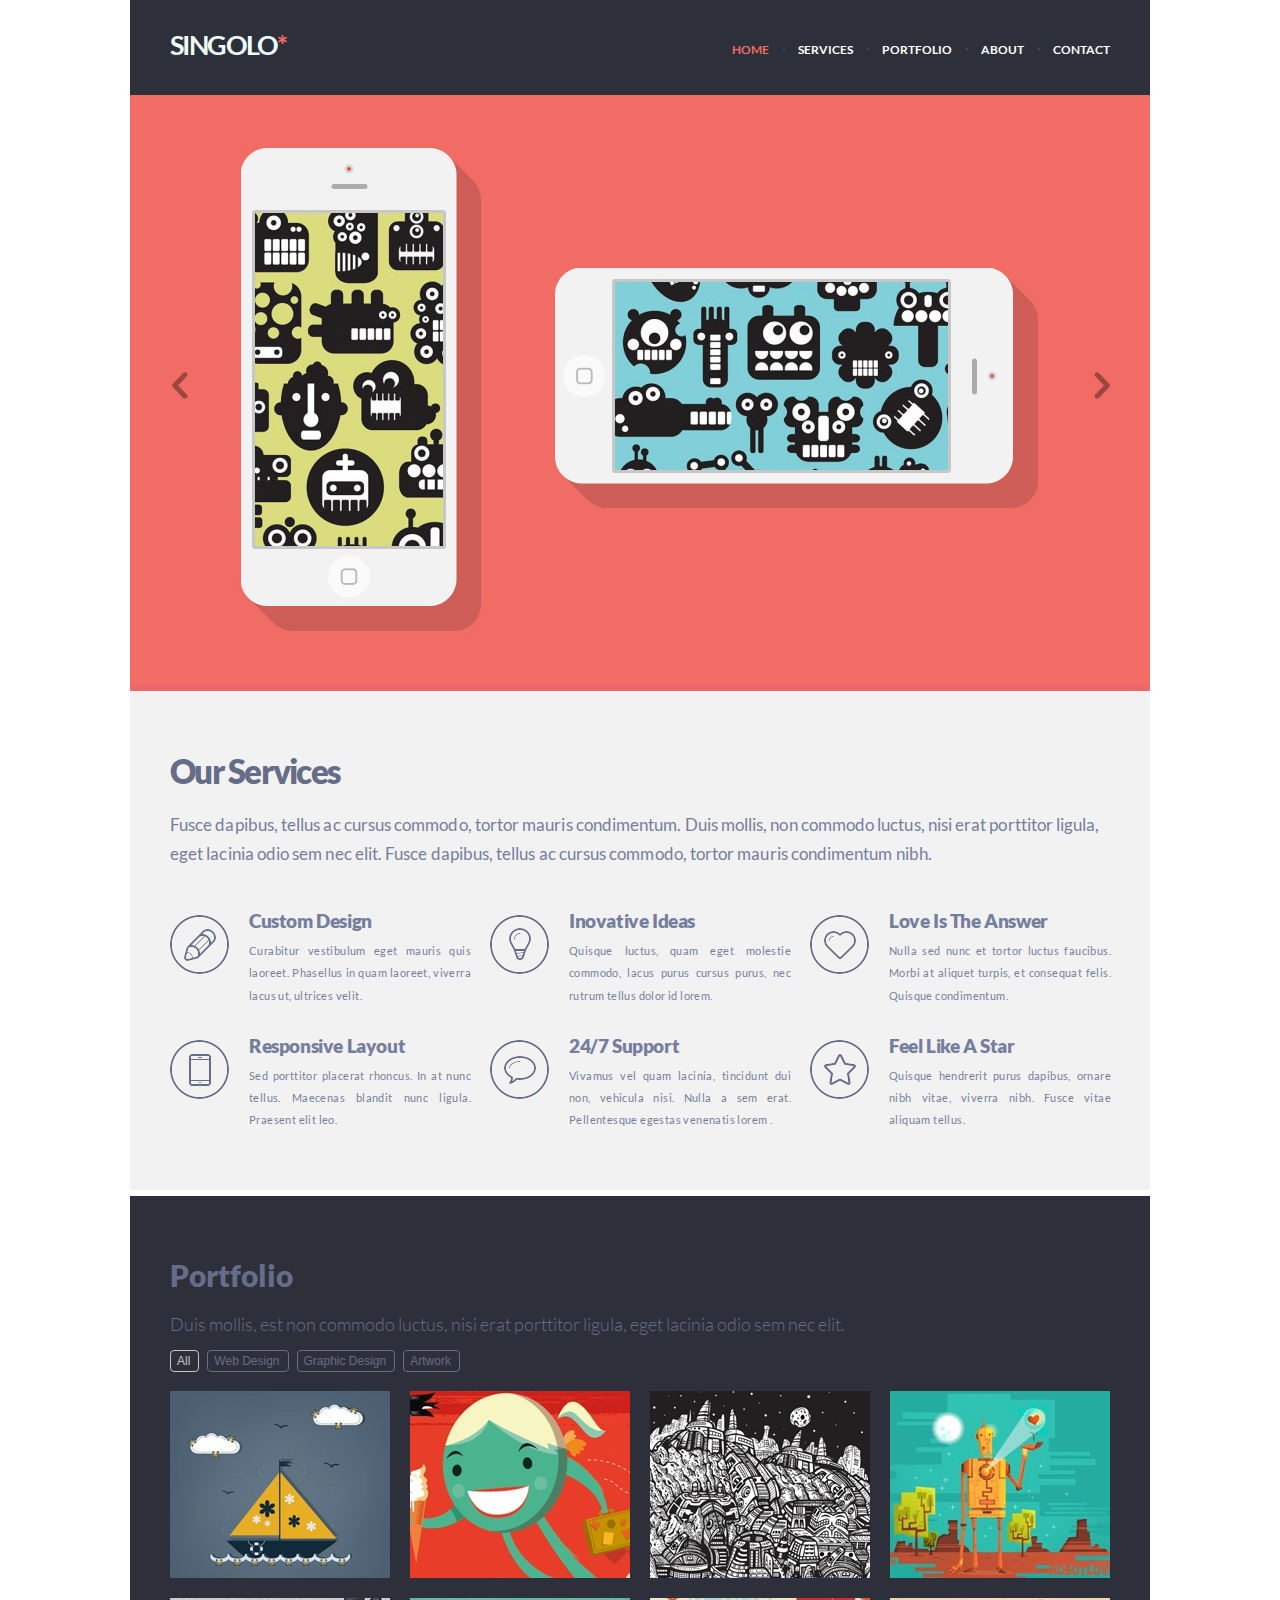
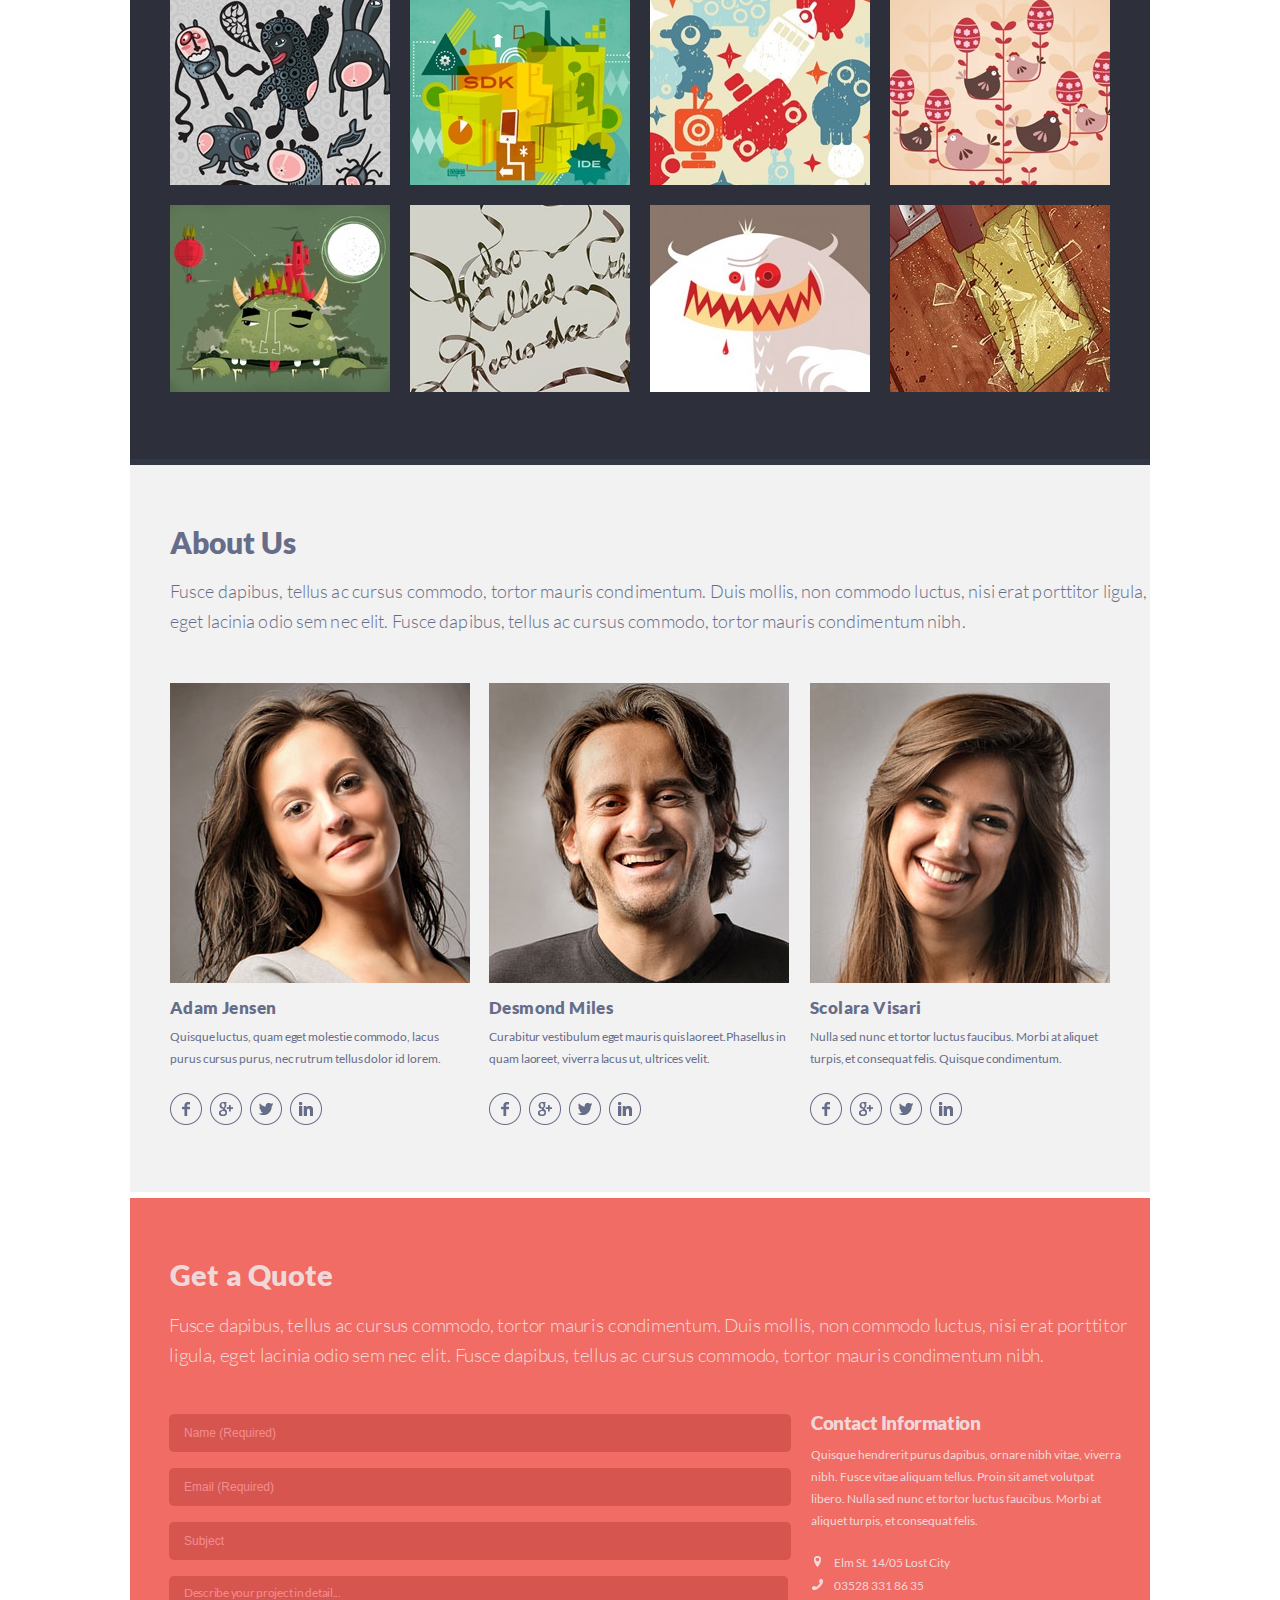
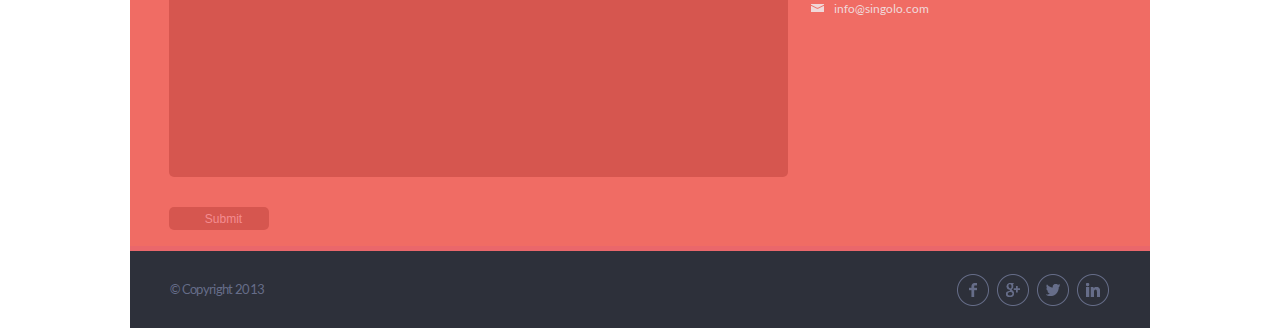
<file: index.html>
<!DOCTYPE html>
<html lang="en">
<head>
    <meta charset="UTF-8">
    <meta name="viewport" content="width=device-width, initial-scale=1">
    <link rel="stylesheet" href="style.css">
    <title>Singolo</title>
</head>
<body>
    <div class="box">
        <header>
            <div id="mobile-menu"></div>
            <div class="container" id="container">
                <div class="logo" id="logo">
                    <h1>Singolo<span>*</span></h1>
                </div>
                <div class="burger" id="burger">
                    <img src="assets/img/Burger-menu-icon.png" height="26" width="21"/>
                </div>

                <nav class="menu show" id="show-menu">
                    <ul class="menu-link">
                        <li><a href="#slider" class="menu-selected">Home</a></li>
                        <li><a href="#services">Services</a></li>
                        <li><a href="#portfolio">Portfolio</a></li>
                        <li><a href="#about">About</a></li>
                        <li><a href="#contact">Contact</a></li>
                    </ul>
                </nav>
            </div>
        </header>

        <div class="slider" id="slider">
            <div class="btn-horizontal" onclick="horizontalPhoneButton()"></div>
            <div class="btn-vertical" onclick="verticalPhoneButton()"></div>

            <div id="black"></div>
            <div id="black1"></div>

            <div class="arrows arrow-left prev">
                <a href="#"><img src="assets/img/arrow.png" alt=""></a>
            </div>
            <div class="arrows arrow-right next">
                <a href="#"><img src="assets/img/arrow.png" alt=""></a>
            </div>

            <div class="slides">
                <img class="slide active visible" src="assets/img/slide-1.jpg">
                <img class="slide sl2" src="assets/img/slide-2.jpg">
            </div>
        </div>

        <div class="services" id="services">
            <div class="services-info">
                <h2>Our Services</h2>
                <p>Fusce dapibus, tellus ac cursus commodo, tortor mauris condimentum. Duis mollis, non commodo luctus, nisi erat porttitor ligula, eget lacinia odio sem nec elit. Fusce dapibus, tellus ac cursus commodo, tortor mauris condimentum nibh.</p>
            </div>

            <div class="advantages-line">
                <div class="advantages">
                    <div class="advantages-icon">
                        <img src="assets/img/pen.png">
                    </div>
                    <div class="advantages-info">
                        <h4>Custom Design</h4>
                        <p>Curabitur vestibulum eget mauris quis laoreet. Phasellus in quam laoreet, viverra lacus ut, ultrices velit.</p>
                    </div>
                </div>

                <div class="advantages">
                    <div class="advantages-icon">
                        <img src="assets/img/buld.png">
                    </div>
                    <div class="advantages-info">
                        <h4>Inovative Ideas</h4>
                        <p>Quisque luctus, quam eget molestie commodo, lacus purus cursus purus, nec rutrum tellus dolor id lorem.</p>
                    </div>
                </div>

                <div class="advantages">
                    <div class="advantages-icon">
                        <img src="assets/img/heart.png">
                    </div>
                    <div class="advantages-info">
                        <h4>Love Is The Answer</h4>
                        <p>Nulla sed nunc et tortor luctus faucibus. Morbi at aliquet turpis, et consequat felis. Quisque condimentum.</p>
                    </div>
                </div>

                <div class="advantages">
                    <div class="advantages-icon">
                        <img src="assets/img/phone.png">
                    </div>
                    <div class="advantages-info">
                        <h4>Responsive Layout</h4>
                        <p>Sed porttitor placerat rhoncus. In at nunc tellus. Maecenas blandit nunc ligula. Praesent elit leo.</p>
                    </div>
                </div>

                <div class="advantages">
                    <div class="advantages-icon">
                        <img src="assets/img/bubble.png">
                    </div>
                    <div class="advantages-info">
                        <h4>24/7 Support</h4>
                        <p>Vivamus vel quam lacinia, tincidunt dui non, vehicula nisi. Nulla a sem erat. Pellentesque egestas venenatis lorem .</p>
                    </div>
                </div>

                <div class="advantages">
                    <div class="advantages-icon">
                        <img src="assets/img/star.png">
                    </div>
                    <div class="advantages-info">
                        <h4>Feel Like A Star</h4>
                        <p>Quisque hendrerit purus dapibus, ornare nibh vitae, viverra nibh. Fusce vitae aliquam tellus.</p>
                    </div>
                </div>
            </div>
        </div>

        <div class="portfolio" id="portfolio">
            <h2>Portfolio</h2>
            <p>Duis mollis, est non commodo luctus, nisi erat porttitor ligula, eget lacinia odio sem nec elit.</p>
            <div class="portfolio-tags">
                <button class="tag tag-selected">All</button>
                <button class="tag" data-mix-class="flex1">Web Design</button>
                <button class="tag" data-mix-class="flex2">Graphic Design</button>
                <button class="tag" data-mix-class="flex3">Artwork</button>
            </div>

            <div class="gallery" id="gallery">
                <div id="tag-box" class="tag-box">
                    <img src="assets/img/1.jpg">
                    <img src="assets/img/2.jpg">
                    <img src="assets/img/3.jpg">
                    <img src="assets/img/4.jpg">
                    <img src="assets/img/5.jpg">
                    <img src="assets/img/6.jpg">
                    <img src="assets/img/7.jpg">
                    <img src="assets/img/8.jpg">
                    <img src="assets/img/9.jpg">
                    <img src="assets/img/10.jpg">
                    <img src="assets/img/11.jpg">
                    <img src="assets/img/12.jpg">
                </div>
            </div>
        </div>

        <div class="about" id="about">
            <h2>About Us</h2>
            <p>Fusce dapibus, tellus ac cursus commodo, tortor mauris condimentum. Duis mollis, non commodo luctus, nisi erat porttitor ligula, eget lacinia odio sem nec elit. Fusce dapibus, tellus ac cursus commodo, tortor mauris condimentum nibh.</p>

            <div class="layout-3-column">
                <div class="person first-person">
                    <img src="assets/img/adame.jpg">
                    <div class="person-info">
                        <h3>Adam Jensen</h3>
                        <p>Quisque luctus, quam eget molestie commodo, lacus purus cursus purus, nec rutrum tellus dolor id lorem.</p>
                    </div>
                    <div class="social-media">
                        <img src="assets/img/facebook.png">
                        <img src="assets/img/google.png">
                        <img src="assets/img/twitter.png">
                        <img src="assets/img/ln.png">
                    </div>
                </div>

                <div class="person second-person">
                    <img class="photo" src="assets/img/desmond.jpg">
                    <div class="person-info">
                        <h3>Desmond Miles</h3>
                        <p>Curabitur vestibulum eget mauris quis laoreet.Phasellus in quam laoreet, viverra lacus ut, ultrices velit.</p>
                    </div>
                    <div class="social-media">
                        <img src="assets/img/facebook.png">
                        <img src="assets/img/google.png">
                        <img src="assets/img/twitter.png">
                        <img src="assets/img/ln.png">
                    </div>
                </div>

                <div class="person last-person">
                    <img src="assets/img/scolara.jpg">
                    <div class="person-info">
                        <h3>Scolara Visari</h3>
                        <p>Nulla sed nunc et tortor luctus faucibus. Morbi at aliquet turpis, et consequat felis. Quisque condimentum.</p>
                    </div>
                    <div class="social-media">
                        <img src="assets/img/facebook.png">
                        <img src="assets/img/google.png">
                        <img src="assets/img/twitter.png">
                        <img src="assets/img/ln.png">
                    </div>
                </div>
            </div>
        </div>

        <div class="quote" id="contact">
            <h2>Get a Quote</h2>
            <p>Fusce dapibus, tellus ac cursus commodo, tortor mauris condimentum. Duis mollis, non commodo luctus, nisi erat porttitor ligula, eget lacinia odio sem nec elit. Fusce dapibus, tellus ac cursus commodo, tortor mauris condimentum nibh.</p>
            <div class="flex-box">
                <form action="#" method="get" name="form" id="form" onsubmit="feedbackFormSubmit(); return false;">
                    <input id="name" type="text" name="name" placeholder="Name (Required)" required><br>
                    <input id="email" type="email" name="email" placeholder="Email (Required)" required><br>
                    <input id="subject" type="text" name="subject" maxlength="40" placeholder="Subject"><br>
                    <textarea id="description" name="text" maxlength="400" placeholder="Describe your project in detail..."></textarea><br>
                    <input type="submit" id="btn-modal" value="Submit">
                </form>

                <div id="modal" class="modal">
                    <div class="modal-content">
                        <p id="sent">The letter was sent!</p>
                        <div class="theme">Subject: <span id="your-theme"></span></div>
                        <div class="description">Description: <span id="your-description"></span></div>
                        <button class="close">Ok</button>
                    </div>
                </div>
                <div class="bg" id="bg"></div>
                <div class="contact-information">
                    <h4>Contact Information</h4>
                    <p>Quisque hendrerit purus dapibus, ornare nibh vitae, viverra nibh. Fusce vitae aliquam tellus. Proin sit amet volutpat libero. Nulla sed nunc et tortor luctus faucibus. Morbi at aliquet turpis, et consequat felis.</p>
                    <img src="assets/img/location.png">
                    <a href="#">Elm St. 14/05 Lost City </a><br>
                    <img src="assets/img/phone1.png">
                    <a href="tel:03528 331 86 35">03528 331 86 35</a><br>
                    <img src="assets/img/mail.png">
                    <a href="mailto:info@singolo.com">info@singolo.com</a>
                </div>
            </div>
        </div>

        <footer>
            <p>&copy; Copyright 2013</p>
            <div class="social-media">
                <img src="assets/img/facebook.png">
                <img src="assets/img/google.png">
                <img src="assets/img/twitter.png">
                <img src="assets/img/ln.png">
            </div>
        </footer>
    </div>
<script src="script.js"></script>
</body>
</html>
</file>
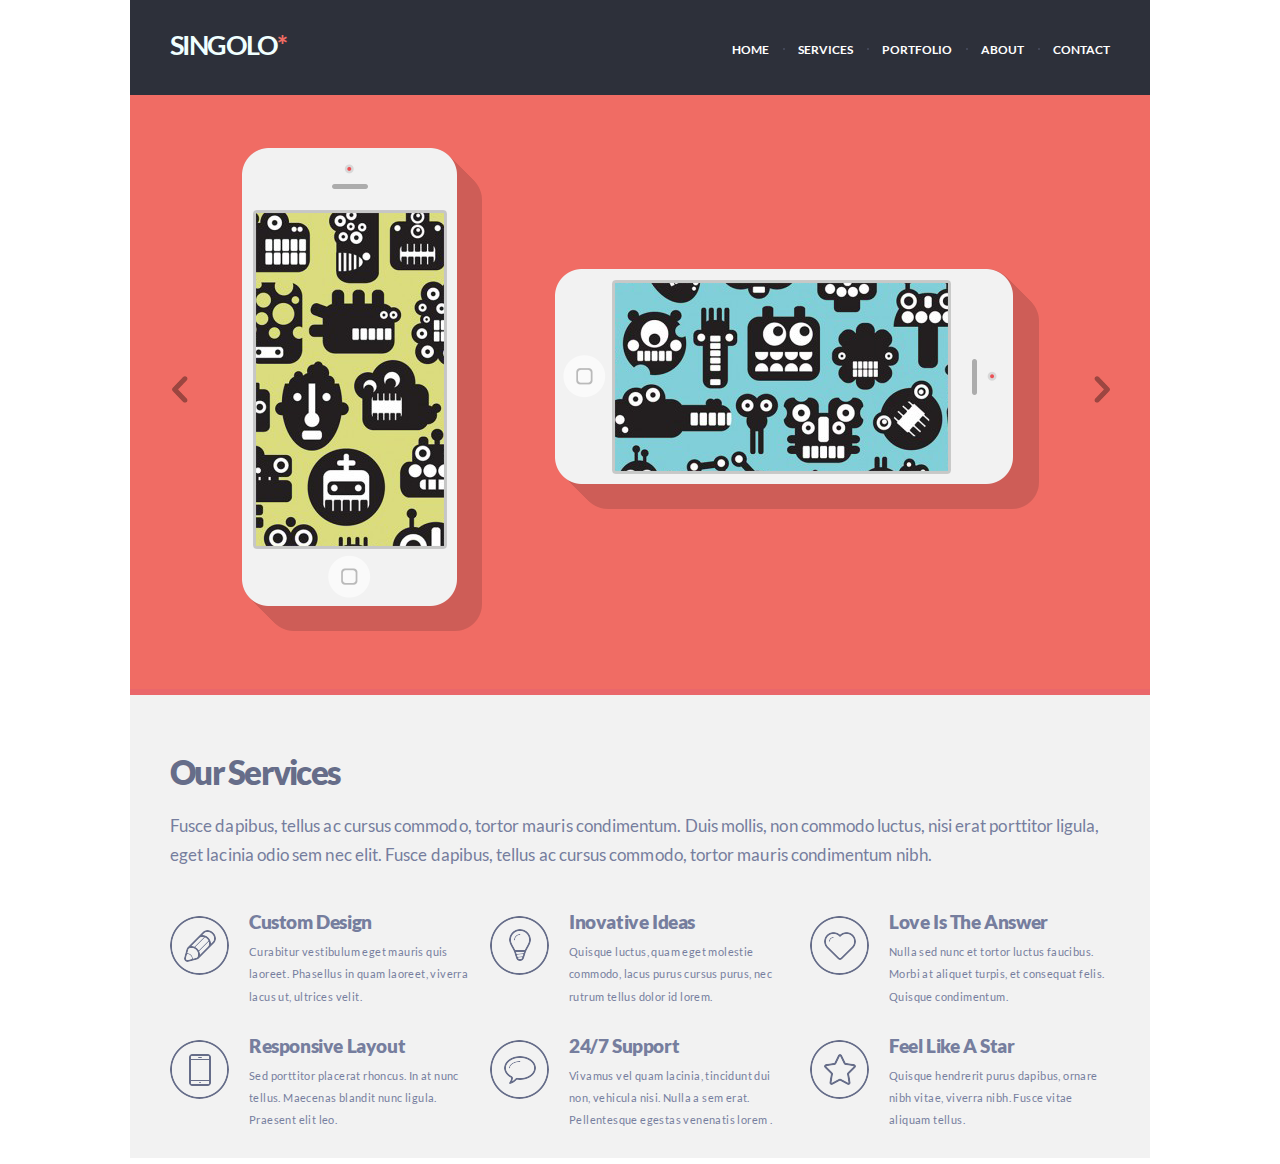
<file: singolo1.html>
<!DOCTYPE html>
<html lang="en">
<head>
    <meta charset="UTF-8">
    <link rel="stylesheet" href="singolo1.css">
    <title>Singolo</title>
</head>
<body>
    <div class="box">
        <header>
            <div class="container">
                <div class="logo">
                    <h1>Singolo<span>*</span></h1>
                </div>
                <nav class="menu">
                    <ul class="menu-link">
                        <li><a href="#">Home</a></li>
                        <li><a href="#">Services</a></li>
                        <li><a href="#">Portfolio</a></li>
                        <li><a href="#">About</a></li>
                        <li><a href="#">Contact</a></li>
                    </ul>
                </nav>
            </div>
        </header>

        <div class="slider">
            <div class="arrows arrow-left">
                <a href="#"><img src="assets/img/arrow.png" alt=""></a>
            </div>
            <div class="arrows arrow-right">
                <a href="#"><img src="assets/img/arrow.png" alt=""></a>
            </div>
        </div>

        <div class="services">
            <div class="services-info">
                <h2>Our Services</h2>
                <p>Fusce dapibus, tellus ac cursus commodo, tortor mauris condimentum. Duis mollis, non commodo luctus, nisi erat porttitor ligula, eget lacinia odio sem nec elit. Fusce dapibus, tellus ac cursus commodo, tortor mauris condimentum nibh.</p>
            </div>

            <div class="advantages-line">
                <div class="advantages">
                    <div class="advantages-icon">
                        <img src="assets/img/pen.png">
                    </div>
                    <div class="advantages-info">
                        <h4>Custom Design</h4>
                        <p>Curabitur vestibulum eget mauris quis laoreet. Phasellus in quam laoreet, viverra lacus ut, ultrices velit.</p>
                    </div>
                </div>

                <div class="advantages">
                    <div class="advantages-icon">
                        <img src="assets/img/buld.png">
                    </div>
                    <div class="advantages-info">
                        <h4>Inovative Ideas</h4>
                        <p>Quisque luctus, quam eget molestie commodo, lacus purus cursus purus, nec rutrum tellus dolor id lorem.</p>
                    </div>
                </div>

                <div class="advantages">
                    <div class="advantages-icon">
                        <img src="assets/img/heart.png">
                    </div>
                    <div class="advantages-info">
                        <h4>Love Is The Answer</h4>
                        <p>Nulla sed nunc et tortor luctus faucibus. Morbi at aliquet turpis, et consequat felis. Quisque condimentum.</p>
                    </div>
                </div>
            </div>

            <div class="advantages-line">
                <div class="advantages">
                    <div class="advantages-icon">
                        <img src="assets/img/phone.png">
                    </div>
                    <div class="advantages-info">
                        <h4>Responsive Layout</h4>
                        <p>Sed porttitor placerat rhoncus. In at nunc tellus. Maecenas blandit nunc ligula. Praesent elit leo.</p>
                    </div>
                </div>

                <div class="advantages">
                    <div class="advantages-icon">
                        <img src="assets/img/bubble.png">
                    </div>
                    <div class="advantages-info">
                        <h4>24/7 Support</h4>
                        <p>Vivamus vel quam lacinia, tincidunt dui non, vehicula nisi. Nulla a sem erat. Pellentesque egestas venenatis lorem .</p>
                    </div>
                </div>

                <div class="advantages">
                    <div class="advantages-icon">
                        <img src="assets/img/star.png">
                    </div>
                    <div class="advantages-info">
                        <h4>Feel Like A Star</h4>
                        <p>Quisque hendrerit purus dapibus, ornare nibh vitae, viverra nibh. Fusce vitae aliquam tellus.</p>
                    </div>
                </div>
            </div>
        </div>
    </div>
</body>
</html>
</file>
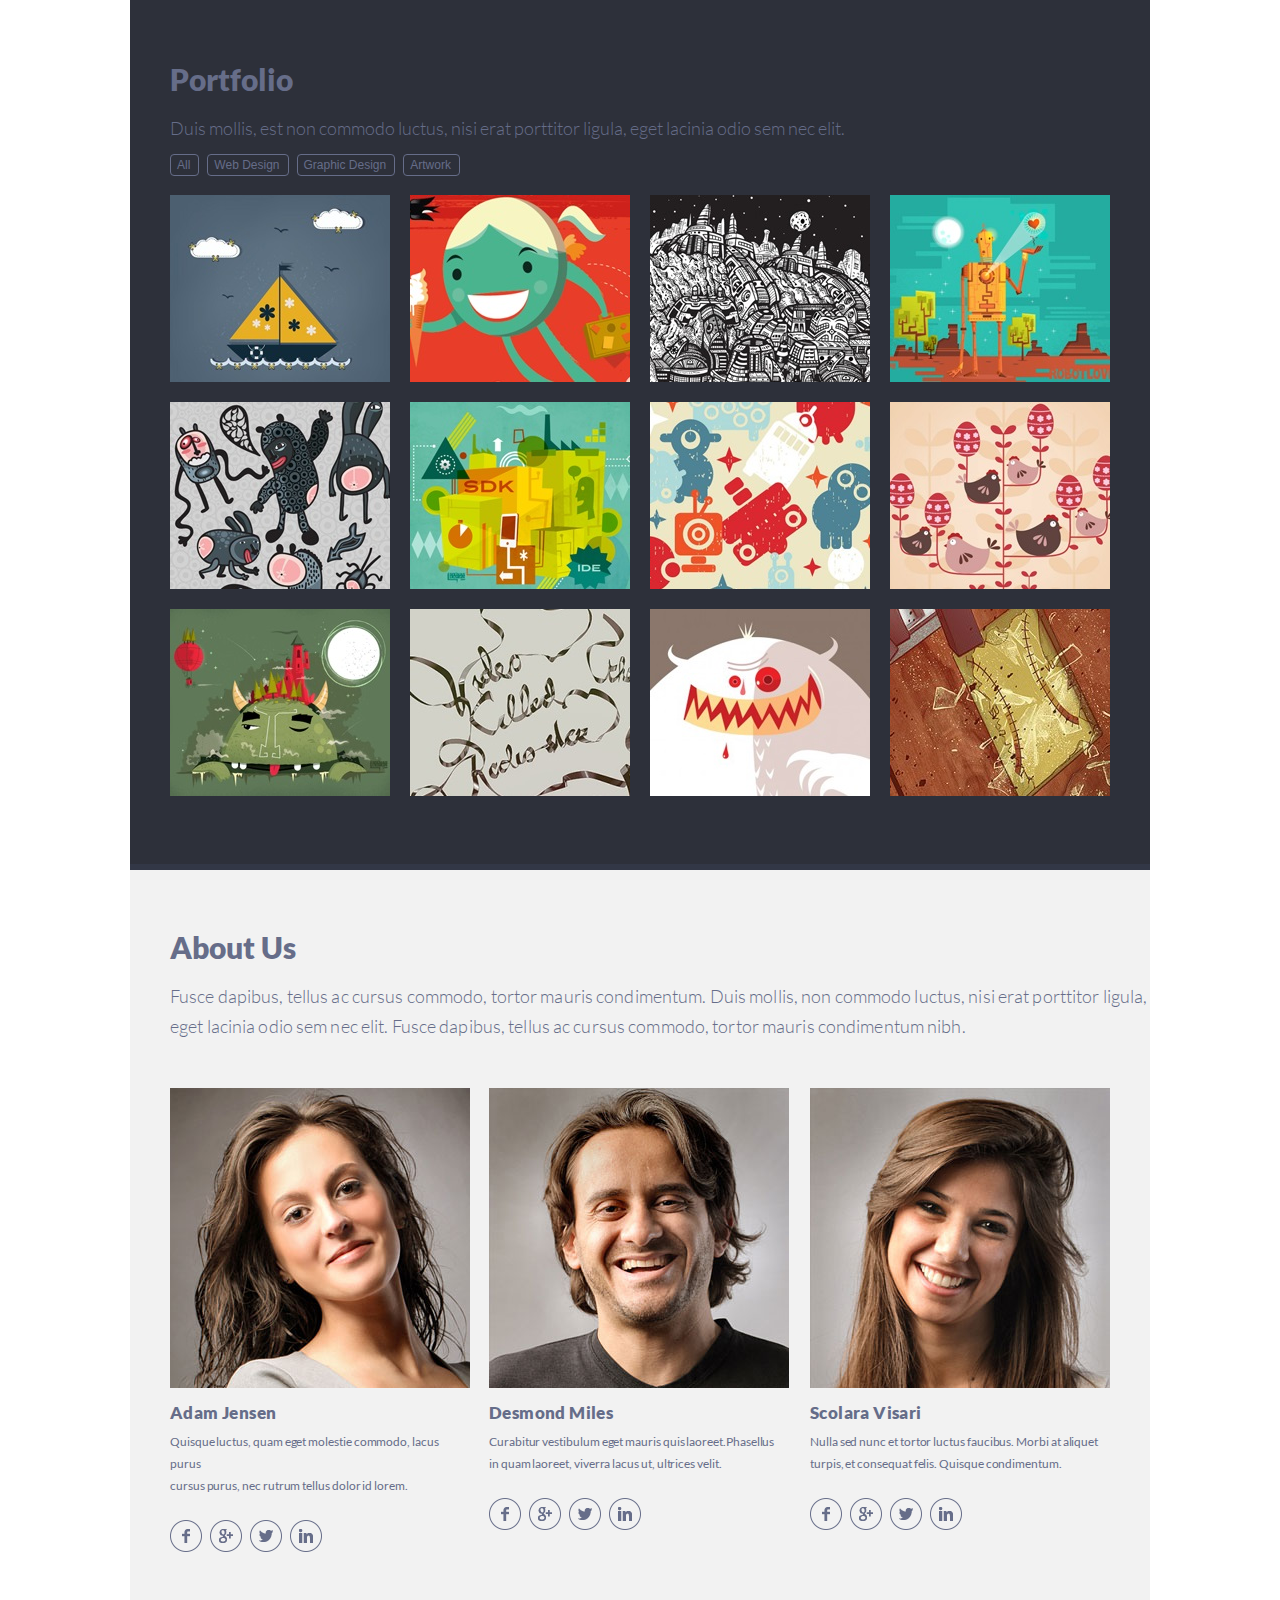
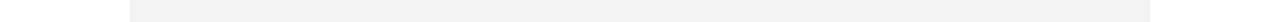
<file: singolo2.html>
<!DOCTYPE html>
<html lang="en">
<head>
    <meta charset="UTF-8">
    <link rel="stylesheet" href="singolo2.css">
    <title>Singolo</title>
</head>
<body>
    <div class="box">
        <section class="portfolio">
            <h2>Portfolio</h2>
            <p>Duis mollis, est non commodo luctus, nisi erat porttitor ligula, eget lacinia odio sem nec elit.</p>
            <div class="portfolio-tags">
                <button class="tag tag-selected">All</button>
                <button class="tag">Web Design</button>
                <button class="tag">Graphic Design</button>
                <button class="tag">Artwork</button>
            </div>

            <div class="gallery">
                <div class="row">
                    <img src="assets/img/1.jpg">
                    <img src="assets/img/2.jpg">
                    <img src="assets/img/3.jpg">
                    <img src="assets/img/4.jpg">
                </div>
                <div class="row">
                    <img src="assets/img/5.jpg">
                    <img src="assets/img/6.jpg">
                    <img src="assets/img/7.jpg">
                    <img src="assets/img/8.jpg">
                </div>
                <div class="row">
                    <img src="assets/img/9.jpg">
                    <img src="assets/img/10.jpg">
                    <img src="assets/img/11.jpg">
                    <img src="assets/img/12.jpg">
                </div>
            </div>
        </section>

        <section class="about">
            <h2>About Us</h2>
            <p>Fusce dapibus, tellus ac cursus commodo, tortor mauris condimentum. Duis mollis, non commodo luctus, nisi erat porttitor ligula, eget lacinia odio sem nec elit. Fusce dapibus, tellus ac cursus commodo, tortor mauris condimentum nibh.</p>

            <div class="layout-3-column">
                <div class="person first-person">
                    <img src="assets/img/adame.jpg">
                    <div class="person-info">
                        <h3>Adam Jensen</h3>
                        <p>Quisque luctus, quam eget molestie commodo, lacus purus<br> cursus purus, nec rutrum tellus dolor id lorem.</p>
                    </div>
                    <div class="social-media">
                        <img src="assets/img/facebook.png">
                        <img src="assets/img/google.png">
                        <img src="assets/img/twitter.png">
                        <img src="assets/img/ln.png">
                    </div>
                </div>

                <div class="person second-person">
                    <img class="photo" src="assets/img/desmond.jpg">
                    <div class="person-info">
                        <h3>Desmond Miles</h3>
                        <p>Curabitur vestibulum eget mauris quis laoreet.Phasellus<br> in quam laoreet, viverra lacus ut, ultrices velit.</p>
                    </div>
                    <div class="social-media">
                        <img src="assets/img/facebook.png">
                        <img src="assets/img/google.png">
                        <img src="assets/img/twitter.png">
                        <img src="assets/img/ln.png">
                    </div>
                </div>

                <div class="person last-person">
                    <img src="assets/img/scolara.jpg">
                    <div class="person-info">
                        <h3>Scolara Visari</h3>
                        <p>Nulla sed nunc et tortor luctus faucibus. Morbi at aliquet<br> turpis, et consequat felis. Quisque condimentum.</p>
                    </div>
                    <div class="social-media">
                        <img src="assets/img/facebook.png">
                        <img src="assets/img/google.png">
                        <img src="assets/img/twitter.png">
                        <img src="assets/img/ln.png">
                    </div>
                </div>
            </div>
        </section>
    </div>
</body>
</html>
</file>
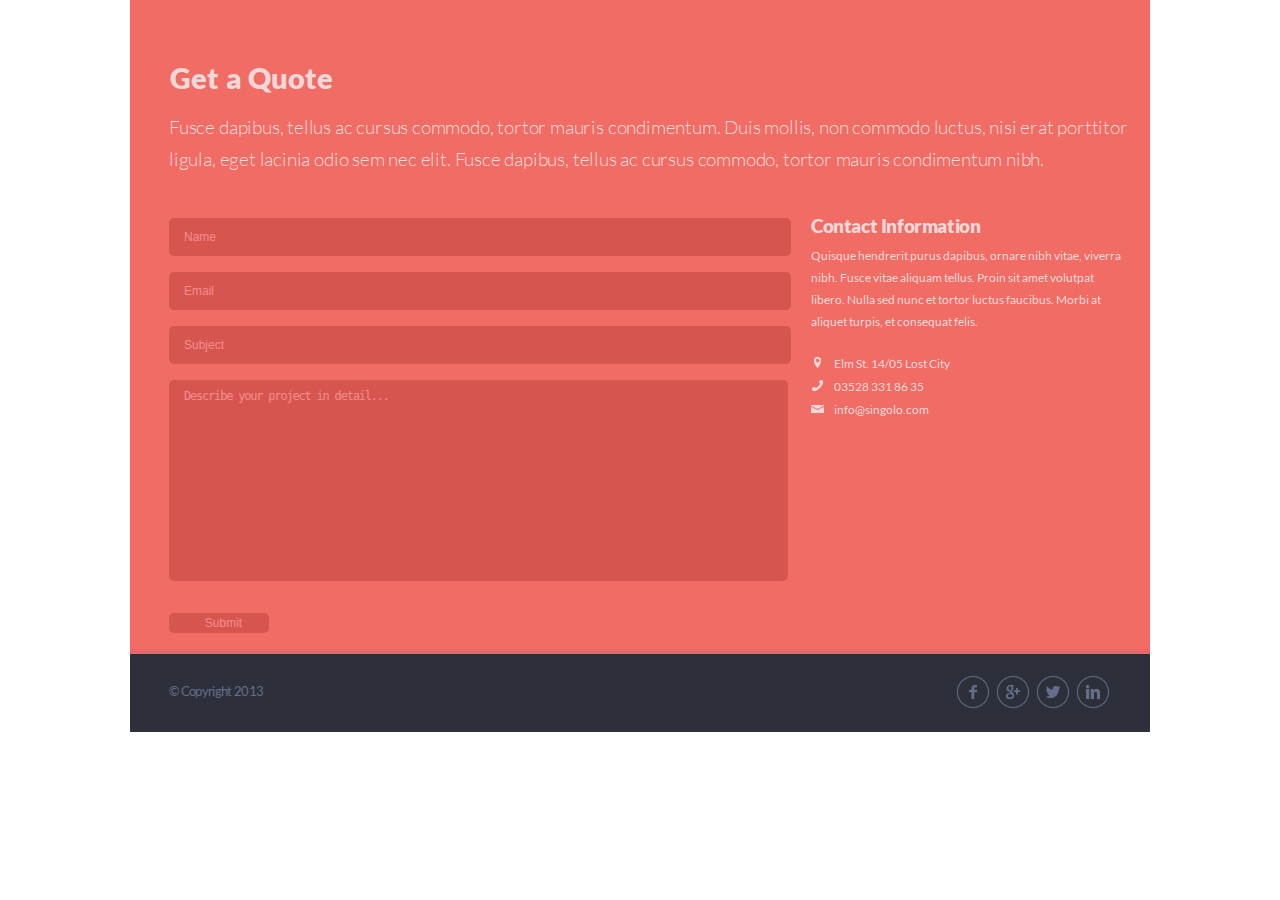
<file: singolo3.html>
<!DOCTYPE html>
<html lang="en">
<head>
    <meta charset="UTF-8">
    <link rel="stylesheet" href="singolo3.css">
    <title>Singolo</title>
</head>
<body>
    <div class="box">
        <section class="quote">
            <h2>Get a Quote</h2>
            <p>Fusce dapibus, tellus ac cursus commodo, tortor mauris condimentum. Duis mollis, non commodo luctus, nisi erat porttitor ligula, eget lacinia odio sem nec elit. Fusce dapibus, tellus ac cursus commodo, tortor mauris condimentum nibh.</p>
            <div class="flex-box">
                    <form action="#" method="get">
                        <input id="name" type="text" name="name" placeholder="Name" required><br>
                        <input id="email" type="email" name="email" placeholder="Email" required><br>
                        <input id="subject" type="text" name="subject" placeholder="Subject"><br>
                        <textarea name="text" placeholder="Describe your project in detail..."></textarea><br>
                        <input type="submit" value="Submit">
                    </form>

                <div class="contact-information">
                    <h4>Contact Information</h4>
                    <p>Quisque hendrerit purus dapibus, ornare nibh vitae, viverra nibh. Fusce vitae aliquam tellus. Proin sit amet volutpat libero. Nulla sed nunc et tortor luctus faucibus. Morbi at aliquet turpis, et consequat felis.</p>
                    <img src="assets/img/location.png">
                    <a href="#">Elm St. 14/05 Lost City </a><br>
                    <img src="assets/img/phone1.png">
                    <a href="tel:03528 331 86 35">03528 331 86 35</a><br>
                    <img src="assets/img/mail.png">
                    <a href="mailto:info@singolo.com">info@singolo.com</a>
                </div>
            </div>
        </section>

        <footer>
            <p>© Copyright 2013</p>
            <div class="social-media">
                <img src="assets/img/facebook.png">
                <img src="assets/img/google.png">
                <img src="assets/img/twitter.png">
                <img src="assets/img/ln.png">
            </div>
        </footer>
    </div>
</body>
</html>
</file>
<file: style.css>
@font-face {
    font-family: 'Lato';
    font-style: normal;
    font-weight: 300;
    src: url('assets/fonts/Lato-Light.ttf') format('truetype');
}

@font-face {
    font-family: 'Lato';
    font-style: normal;
    font-weight: 400;
    src: url('assets/fonts/Lato-Regular.ttf') format('truetype');
}

@font-face {
    font-family: 'Lato';
    font-style: normal;
    font-weight: 700;
    src: url('assets/fonts/Lato-Bold.ttf') format('truetype');
}

@font-face {
    font-family: 'Lato';
    font-style: normal;
    font-weight: 900;
    src: url('assets/fonts/Lato-Black.ttf') format('truetype');
}

html {
    scroll-behavior: smooth;
}

body {
    font-family: Lato, sans-serif;
    font-weight: 400;
    max-width: 1200px;
    min-width: 320px;
    margin: 0 auto;
}

.box {
    width: 1020px;
    margin: 0 auto;
}

header .container {
    position: fixed;
    top: 0;
    z-index: 20;
    display: flex;
    height: 90px;
    width: 1020px;
    color: azure;
    background-color: #2d303a;
    align-items: center;
    border-bottom: 5px solid #2d303a;
}

.logo {
    margin: 0;
    padding-left: 40px;
    width: 30%;
}

.logo h1 {
    font-weight: 700;
    text-transform: uppercase;
    font-size: 20pt;
    line-height: 6.6pt;
    letter-spacing: -1.2pt;
    margin: 0;
}

.logo h1 span {
    color: #f06c64;
}

.burger {
    display: none;
}

.menu {
    font-weight: 700;
    width: 70%;
}

ul {
    list-style: none;
    margin: 0;
    padding-right: 40px;
    padding-top: 5px;
    text-align: right;
}

.menu .menu-link li {
    display: inline;
    margin: 0;
    padding-right: 10px;
}

.menu .menu-link li:last-child {
    padding-right: 0;
}

.menu .menu-link li:last-child::after {
    display: none;
}

.menu .menu-link li:after {
    content: "";
    display: inline-block;
    width: 2px;
    height: 2px;
    margin-bottom: 4px;
    margin-left: 14px;
    border-radius: 50%;
    background-color: #494e62;
}

.menu .menu-link a {
    color: #FFF;
    font-weight: 700;
    font-size: 8.9pt;
    line-height: 6.32pt;
    text-decoration: none;
    text-transform: uppercase;
}

.menu-selected {
    color: #f06c64 !important;
}

.btn-horizontal {
    position: absolute;
    top: 264px;
    left: 434px;
    width: 40px;
    height: 40px;
    border: 1px transparent;
    border-radius: 50%;
    z-index: 1;
}

.btn-vertical {
    position: absolute;
    top: 464px;
    left: 198px;
    width: 40px;
    height: 40px;
    border: 1px transparent;
    border-radius: 50%;
    z-index: 1;
}

.black {
    position: absolute;
    top: 122px;
    left: 125px;
    height: 334px;
    width: 189px;
    background-color: black;
    z-index: 1;
}

.black1 {
    position: absolute;
    top: 191px;
    right: 201px;
    height: 189px;
    width: 334px;
    background-color: black;
    z-index: 1;
}

.slider .arrows {
    position: absolute;
    width: 27px;
    z-index: 1;
}

.slider .arrows img {
    opacity: .35;
}

.slider .arrows a:hover img {
    opacity: 1;
}

.slider .arrow-left {
    text-align: left;
    top: 281px;
    left: 42px;
}

.slider .sl2{
    border-bottom: 4px solid #647AD0;
}

.slider .arrow-right {
    right: 40px;
    top: 281px;
    text-align: right;
}

.slider .arrow-right img {
    transform: scale(-1, 1);
}

.slider {
    position: relative;
    overflow: hidden;
    margin-top: 91px;
}

.slider .slides {
    position: relative;
}

.slider .slides img {
    position: relative;
    display: none;
    opacity: 0;
    left: 100px;
    transition: all .3s ease-in-out;
}

.slider .slides img.active {
    position: absolute;
    display: block;
}

.slider .slides img.visible {
    position: relative;
    opacity: 1;
    left: 0;
}

.slider .slides img.animation {
    position: relative;
    display: block;
    left: -100px;
}

.services {
    padding-right: 40px;
    padding-left: 40px;
    background-color: #f2f2f2;
    border-bottom: 6px solid #ffffff;
    clear: both;
}

.services .services-info h2 {
    font-weight: 900;
    color: #666d89;
    font-size: 25pt;
    line-height: 17.86pt;
    letter-spacing: -1.3pt;
    padding-bottom: 26px;
    padding-top: 69px;
    margin: 0;
}

.services .services-info p {
    font-weight: 400;
    color: #767e9e;
    font-size: 13pt;
    line-height: 22pt;
    letter-spacing: 0.05pt;
    margin: 0;
    padding-bottom: 42px;
}

.advantages-line {
    display: flex;
    flex-wrap: wrap;
    margin-bottom: 31px;
    margin-right: 10px;
}

.advantages {
    display: flex;
    width: 30%;
    margin-bottom: 28px;
    padding-right: 41px;
}

.advantages:nth-child(3),
.advantages:nth-child(6){
    padding-right: 0;
}

.advantages-icon {
    margin-top: 5px;
}

.advantages-info {
    margin: 0;
    padding: 0 0 0 20px;
}

.advantages-info h4 {
    font-weight: 900;
    color: #767e9e;
    font-size: 14pt;
    line-height: 17.86pt;
    padding-bottom: 6px;
    letter-spacing: -0.3pt;
    margin: 0;
}

.advantages-info p {
    width: 222px;
    text-align: justify;
    color: #767e9e;
    font-size: 8.5pt;
    line-height: 16.6pt;
    letter-spacing: 0.30pt;
    margin: 0;
}

.portfolio {
    background-color: #2d303a;
    border-bottom: 6px solid #323746;
    margin: 0 auto;
    padding: 70px 0 0 40px;
}

.portfolio h2 {
    font-weight: 900;
    font-size: 30px;
    line-height: 18px;
    margin: 0;
    padding-bottom: 25px;
    color: #666d89;
}

.portfolio p {
    font-weight: 300;
    font-size: 18px;
    line-height: 30px;
    margin: 0;
    padding-bottom: 10px;
    color: #666d89;
}

button {
    font-weight: 400;
    background-color: inherit;
    border-radius: 4px;
    border: 1px solid #666d89;
    color: #666d89;
    padding-right: 8px;
    margin: 0 5px 19px 0;
    height: 22px;
    font-size: 12px;
}

.tag-selected {
    border: 1px solid #C5C5C5;
    color: #C5C5C5;
}

.gallery {
    margin: 0 auto;
    padding-bottom: 47px;
    display: flex;
    flex-wrap: wrap;
}

.gallery img {
    margin-right: 20px;
    margin-bottom: 20px;
}

.gallery:nth-child(13){
    display: none;
}

.bordered {
    outline: 5px solid #F06C64;
}

#tag-box {
    margin: 0;
    display: flex;
    flex-wrap: wrap;
}

.about {
    background-color: #f2f2f2;
    border-bottom: 6px solid #ffffff;
    margin: 0;
    padding: 68px 0 0 40px;
}

.about  h2 {
    font-weight: 900;
    font-size: 30px;
    line-height: 18px;
    padding-bottom: 25px;
    color: #666d89;
    margin: 0;
}

.about p {
    font-weight: 300;
    font-size: 18px;
    line-height: 30px;
    padding-bottom: 47px;
    letter-spacing: 0.084pt;
    color: #666d89;
    margin: 0;
}

.layout-3-column {
    display: flex;
}

.person {
    position: relative;
}

.second-person {
    right: -18px;
}

.last-person {
    left: 15px;
}

.person .photo {
    padding-right: 24px;
}

.person-info h3 {
    font-weight: 900;
    font-size: 17px;
    line-height: 18px;
    padding-top: 13px;
    padding-bottom: 9px;
    letter-spacing: 0.3pt;
    color: #666d89;
    margin: 0;
}

.person-info p {
    font-weight: 400;
    padding-bottom: 0;
    font-size: 12px;
    line-height: 22px;
    width: 301px;
    letter-spacing: -0.05pt;
    color: #666d89;
    margin: 0;
}

.layout-3-column .social-media {
    padding: 23px 0 64px 0;
}

.layout-3-column .social-media img {
    padding-right: 5px;
    opacity: 1;
}

.layout-3-column .social-media img:hover {
    opacity: .7;
    cursor: pointer;
}

.quote {
    background-color: #f06c64;
    border-bottom: 5px solid #ea676b;
}

.quote h2 {
    font-weight: 900;
    font-size: 22pt;
    line-height: 17pt;
    padding: 66px 0 23px 40px;
    letter-spacing: 0.1pt;
    color: #f0d8d9;
    margin: 0;
}

.quote p {
    font-weight: 300;
    font-size: 14pt;
    line-height: 23pt;
    padding: 0 0 43px 39px;
    letter-spacing: -0.14pt;
    color: #f0d8d9;
    margin: 0;
}

input, textarea {
    font-size: 9pt;
    width: 605px;
    height: 36px;
    border: none;
    color: #F48C8F;
    background-color: #d6564f;
    border-radius: 5px;
    padding-left: 15px;
    margin: 0 0 16px 39px;
}
.modal-content {
    overflow: hidden;
    text-overflow: ellipsis;
}

input::placeholder, textarea::placeholder {
    color: #F48C8F;
}

input[type=submit] {
    width: 100px;
    height: 23px;
}

input[type=submit]:hover {
    border: 1px solid #C5C5C5;
    color: #C5C5C5;
}

textarea {
    font-family: Lato, sans-serif;
    font-size: 12px;
    height: 190px;
    width: 602px;
    resize: none;
    margin-bottom: 27px;
    padding-top: 9px;
    letter-spacing: -0.2pt;
}

.modal {
    display: none;
    position: fixed;
    z-index: 20;
    left: 30%;
    top: 50%;
    height: 30%;
    width: 30%;
}

.modal-content {
    background-color: #f06c64;
    border: 2px solid #2d303a;
    padding: 10px;
    border-radius: 15px;
}

#sent {
    padding: 0 0;
}
.close {
    color: #C5C5C5;
    background-color: #494e62;
    font-size: 20px;
    margin-top: 20px;
    margin-bottom: 0;
}

.bg {
    display: none;
    position: absolute;
    z-index: 15;
    top: 0;
    width: 1020px;
    height: 3528px;
    background: #000;
    opacity: 0.5;
}

.flex-box {
    display: flex;
    justify-content: flex-start;
}

.contact-information {
    width: 301px;
    height: 194px;
}

.contact-information p {
    width: 310px;
    font-weight: 400;
    font-size: 12px;
    line-height: 22px;
    padding: 0 0 19px 20px;
    letter-spacing: 0;
}

.contact-information h4 {
    font-weight: 900;
    font-size: 14pt;
    line-height: 14.86pt;
    padding: 0 0 10px 20px;
    letter-spacing: -0.3pt;
    color: #f0d8d9;
    margin: 0;
}

.contact-information img {
    padding: 0 7px 0 20px;
}

.contact-information a {
    font-weight: 400;
    font-size: 12px;
    line-height: 22px;
    text-decoration: none;
    color: #f0d8d9;
    margin: 0;
}

footer {
    display: flex;
    justify-content: space-between;
    background-color: #2d303a;
}

footer p {
    color: #666D89;
    font-size: 10pt;
    padding: 30px 0 0 40px;
    letter-spacing: -0.5pt;
    margin: 0;
}

footer .social-media img:hover {
    opacity: 0.5;
    cursor: pointer;
}

footer img {
    padding: 23px 5px 19px 0;
}

footer img:last-child {
    padding-right: 41px;
}

@media (max-width: 1019px) and (min-width: 768px) {

    .box {
        width: 100%;
        min-width: 768px;
        max-width: 1019px;
    }

    header .container {
        width: 100%;
        max-width: 1019px;
        min-width: 768px;
    }

    .slider,
    .slides, .slides img {
        max-width: 1019px;
        min-width: 768px;
        max-height: 599px;
        min-height: 452px;
        width: 100%;
        height: 100%;
    }

    .slider .arrow-left {
        top: 48%;
        left: 4%;
    }

    .slider .arrow-right {
        right: 3%;
        top: 48%;
    }

    .btn-horizontal {
        top: 197px;
        left: 323px;
        width: 35px;
        height: 35px;
    }

    .btn-vertical {
        top: 348px;
        left: 146px;
        width: 35px;
        height: 35px;
    }

    .black {
        top: 91px;
        left: 93px;
        height: 253px;
        width: 143px;
    }

    .black1 {
        top: 143px;
        right: 152px;
        height: 143px;
        width: 251px;
    }

    .services .services-info h2 {
        padding-top: 51px;
    }

    .services .services-info p {
        padding-bottom: 31px;
        width: 670px;
    }

    .advantages {
        display: flex;
        width: 50%;
        margin-bottom: 49px;
        padding-right: 0;
    }

    .advantages-line {
        margin-bottom: 16px;
        margin-right: 19px;
    }

    .services {
        padding-right: 0;
    }

    .gallery img {
        margin-right: 19px;
        margin-bottom: 22px;
        width: 216px;
        height: 183px;
    }

    .gallery {
        padding-bottom: 42px;
    }

    .tag-box {
        margin-left: auto;
        margin-right: auto;
    }

    button {
        margin: 0 5px 27px 0;
    }

    .portfolio {
        padding: 70px 0 0 31px;
    }

    .portfolio p {
        font-size: 20px;
        width: 670px;
        margin: 0;
    }

    .about p {
        padding-bottom: 37px;
        width: 676px;
    }

    .person {
        width: 30%;
        padding-right: 15px;
    }

    .last-person,
    .second-person {
        padding-right: 0;
        right: 0;
    }

    .person>img {
        width: 220px;
        height: 220px;
    }

    .person-info h3 {
        padding-top: 10px;
        padding-bottom: 2px;
    }

    .person-info p {
        font-size: 11px;
        width: 200px;
        padding-bottom: 0;
    }

    .layout-3-column .social-media {
        padding: 10px 0 64px 0;
    }

    .quote h2 {
        padding: 61px 0 22px 42px;
    }

    .quote p {
        padding: 0 0 24px 42px;
        width: 675px;
    }

    input, textarea {
        width: 427px;
        margin: 0 0 13px 39px;
    }

    textarea {
        height: 147px;
    }

    .contact-information h4 {
        padding: 0 0 3px 26px;
    }

    .contact-information img {
        padding: 0 7px 0 26px;
    }

    .contact-information p {
        width: 240px;
        font-size: 13px;
        padding: 0 0 7px 25px;
    }

    input[type=submit] {
        width: 137px;
        height: 38px;
        margin-bottom: 39px;
    }

    .bg {
        min-width: 768px;
        height: 3699px;
    }
}

@media (max-width: 767px) {

    .box {
        width: 100%;
        min-width: 375px;
        max-width: 767px;
    }

    header .container {
        width: 100%;
        min-width: 375px;
        max-width: 767px;
        height: 56px;
    }

    .menu {
        position: absolute;
        top: 389%;
        font-weight: 700;
        width: 82%;
    }

    .show {
        display: none;
    }

    ul {
        padding: 0;
        text-align: left;
    }

    .menu .menu-link li {
        display: list-item;
        margin: 0;
        padding-left: 71px;
    }

    .menu .menu-link a {
        font-size: 16.9pt;
        line-height: 43.32pt;
    }

    .menu .menu-link li:after {
        content: '';
        display: inline-block;
        width: 0;
        height: 0;
    }

    .burger {
        display: block;
        position: absolute;
        padding-top: 13%;
        z-index: 21;
        transition: 0.3s;
        transform: rotate(-90deg);
    }

    .burger-selected {
        padding-left: 6%;
        padding-top: 5%;
        transform: rotate(0deg);
        z-index: 21;
    }

    .mobile-menu {
        position: fixed;
        width: 278px;
        height: 133vh;
        left: 0;
        top: 0;
        z-index: 20;
        background: #2D303A;
        box-shadow: 0 -40px 20px rgba(0, 0, 0, 0.4);
    }

    .logo {
        padding-left: 150px;
    }

    .logo-mobile {
        padding-top: 4%;
        padding-left: 19%;
    }

    .logo h1 {
        font-size: 15pt;
    }

    .slider,
    .slides,
    .slides img {
        width: 100%;
        height: 100%;
        min-width: 375px;
        max-width: 767px;
        max-height: 451px;
        min-height: 221px;
    }

    .slider {
        margin-top: 61px;
    }

    .slider .arrow-left {
        top: 43%;
        left: 3%;
    }

    .slider .arrow-right {
        right: 3%;
        top: 43%;
    }

    .btn-horizontal {
        top: 96px;
        left: 157px;
        width: 17px;
        height: 17px;
    }

    .btn-vertical {
        top: 170px;
        left: 71px;
        width: 17px;
        height: 17px;
    }

    .black {
        top: 44px;
        left: 46px;
        height: 124px;
        width: 69px;
    }

    .black1 {
        top: 70px;
        right: 74px;
        height: 70px;
        width: 124px;
    }

    .services {
        padding-right: 37px;
        padding-left: 32px;
    }

    .services .services-info h2 {
        letter-spacing: -0.4pt;
        font-size: 23pt;
        padding-bottom: 25px;;
        padding-top: 33px;
    }

    .services .services-info p {
        padding-bottom: 0;
    }

    .advantages {
        display: flex;
        width: 100%;
        padding-right: 0;
        margin-bottom: 24px;
    }

    .portfolio h2 {
        padding-top: 45px;
    }

    .services .services-info p {
        font-size: 13pt;
        line-height: 22pt;
        letter-spacing: -0.01pt;
        padding-bottom: 31px;
    }

    .advantages-info {
        margin: 0;
        padding: 0 0 0 21px;
    }

    .advantages-icon {
        margin-top: 2px;
    }

    .advantages-line {
        margin-bottom: 0;
    }

    .portfolio {
        padding: 0 0 0 32px;
    }

    .portfolio p {
        width: 305px;
        padding-bottom: 16px;
    }

    button {
        margin: 0 5px 25px 0;
    }

    .gallery {
        padding-bottom: 21px;
    }

    .gallery img {
        margin-right: 12px;
        margin-bottom: 14px;
        width: 151px;
        height: 128px
    }

    .gallery img:nth-child(n + 9) {
        display: none;
    }

    .about {
        padding: 43px 0 6px 30px;
    }

    .about>p {
        font-size: 20px;
        padding-bottom: 25px;
    }

    .person>img{
        width: 314px;
        height: 314px;
    }

    .person-info h3 {
        padding-bottom: 4px;
    }

    .layout-3-column {
        display: flex;
        flex-wrap: wrap;
    }

    .layout-3-column .social-media {
        padding: 12px 0 30px 0;
    }

    .person {
        width: 100%;
    }

    .second-person {
        left: 0;
    }

    .last-person {
        left: 0;
    }

    .quote h2 {
        padding: 50px 0 25px 31px;
    }

    .quote p {
        width: 327px;
        font-size: 15pt;
        padding: 0 0 17px 30px;
    }

    input, textarea {
        width: 314px;
        border-radius: 5px;
        padding-left: 7px;
        margin: 0 0 13px 30px;
    }

    textarea {
        height: 146px;
    }

    input[type=submit] {
        width: 316px;
        height: 48px;
    }

    .contact-information {
        position: absolute;
        margin-top: 405px;
    }

    .contact-information h4 {
        padding: 0 0 3px 29px;
    }

    .contact-information img {
        padding: 0 7px 0 30px;
    }

    .contact-information p {
        font-size: 12px;
        padding-bottom: 13px;
    }

    .quote {
        height: 964px;
    }

    .modal {
        left: 19%;
        top: 50%;
    }

    .bg {
        top: 0;
        width: 375px;
        height: 4967px;
    }

    .modal-content {
        width: 209px;
        max-height: 200px;
    }

    footer>p {
        display: none;
    }

    footer .social-media {
        margin-left: 105px;
        margin-right: auto;
    }
}
</file>
<file: singolo1.css>
@font-face {
    font-family: 'Lato';
    font-style: normal;
    font-weight: 300;
    src: url('assets/fonts/Lato-Light.ttf') format('truetype');
}

@font-face {
    font-family: 'Lato';
    font-style: normal;
    font-weight: 400;
    src: url('assets/fonts/Lato-Regular.ttf') format('truetype');
}

@font-face {
    font-family: 'Lato';
    font-style: normal;
    font-weight: 700;
    src: url('assets/fonts/Lato-Bold.ttf') format('truetype');
}

@font-face {
    font-family: 'Lato';
    font-style: normal;
    font-weight: 900;
    src: url('assets/fonts/Lato-Black.ttf') format('truetype');
}

body {
    font-family: Lato, sans-serif;
    font-weight: 400;
    max-width: 1200px;
    margin: 0 auto;
}

.box {
    width: 1020px;
    margin: 0 auto;
}

header .container {
    display: flex;
    height: 90px;
    color: azure;
    background-color: #2d303a;
    align-items: center;
    border-bottom: 5px solid #2d303a;
}

.logo {
    margin: 0;
    padding-left: 40px;
    width: 30%;
}

.logo h1 {
    font-weight: 700;
    text-transform: uppercase;
    font-size: 20pt;
    line-height: 6.6pt;
    letter-spacing: -1.2pt;
    margin: 0;
}

.logo h1 span {
    color: #f06c64;
}

.menu {
    font-weight: 700;
    width: 70%;
}

ul {
    list-style: none;
    margin: 0;
    padding-right: 40px;
    padding-top: 5px;
    text-align: right;
}

.menu .menu-link li {
    display: inline;
    margin: 0;
    padding-right: 10px;
}

.menu .menu-link li:last-child {
    padding-right: 0;
}

.menu .menu-link li:last-child::after {
    display: none;
}

.menu .menu-link li::after {
    content: "";
    display: inline-block;
    width: 2px;
    height: 2px;
    margin-bottom: 4px;
    margin-left: 14px;
    border-radius: 50%;
    background-color: #494e62;
}

.menu .menu-link a {
    color: #FFF;
    font-weight: 700;
    font-size: 8.9pt;
    line-height: 6.32pt;
    text-decoration: none;
    text-transform: uppercase;
}

.menu .menu-link a:hover {
    color: #f06c64;
}

.slider {
    background-color: #f06c64;
    width: 100%;
    height: 594px;
    position: relative;
    border-bottom: 6px solid #ea676b;
    background-image:url(assets/img/tel.png);
    background-repeat:no-repeat;
    background-position: 0 -95px;
}

.slider .arrows {
    position: absolute;
    width: 27px;
    top: 50%;
}

.slider .arrows img {
    opacity: .35;
}

.slider .arrows a:hover img {
    opacity: 1;
}

.slider .arrow-left {
    text-align: left;
    top: 281px;
    left: 42px;
}

.slider .arrow-right {
    right: 40px;
    top: 281px;
    text-align: right;
}

.slider .arrow-right img {
    transform: scale(-1, 1);
}

.services {
    padding-right: 40px;
    padding-left: 40px;
    background-color: #f2f2f2;
    border-bottom: 6px solid #ffffff;
}

.services .services-info h2 {
    font-weight: 900;
    color: #666d89;
    font-size: 25pt;
    line-height: 17.86pt;
    letter-spacing: -1.3pt;
    padding-bottom: 26px;
    padding-top: 66px;
    margin: 0;
}

.services .services-info p {
    font-weight: 400;
    color: #767e9e;
    font-size: 13pt;
    line-height: 22pt;
    letter-spacing: 0.05pt;
    margin: 0;
    padding-bottom: 42px;
}

/**
 * Advantages
 */

.advantages-line {
    display: flex;
    margin-bottom: 17px;
}

.advantages {
    display: flex;
    width: 100%;
    margin-bottom: 10px;
}

.advantages:nth-child(2),
.advantages:nth-child(3) {
    padding-left: 20px;
}

.advantages-icon {
    margin-top: 5px;
}

.advantages-info {
    margin: 0;
    padding: 0 0 0 20px;
}

.advantages-info h4 {
    font-weight: 900;
    color: #767e9e;
    font-size: 14pt;
    line-height: 17.86pt;
    padding-bottom: 6px;
    letter-spacing: -0.3pt;
    margin: 0;
}

.advantages-info p {
    color: #767e9e;
    font-size: 8.5pt;
    line-height: 16.6pt;
    letter-spacing: 0.30pt;
    margin: 0;
}
</file>
<file: singolo2.css>
@font-face {
    font-family: 'Lato';
    font-style: normal;
    font-weight: 300;
    src: url('assets/fonts/Lato-Light.ttf') format('truetype');
}

@font-face {
    font-family: 'Lato';
    font-style: normal;
    font-weight: 400;
    src: url('assets/fonts/Lato-Regular.ttf') format('truetype');
}

@font-face {
    font-family: 'Lato';
    font-style: normal;
    font-weight: 700;
    src: url('assets/fonts/Lato-Bold.ttf') format('truetype');
}

@font-face {
    font-family: 'Lato';
    font-style: normal;
    font-weight: 900;
    src: url('assets/fonts/Lato-Black.ttf') format('truetype');
}

body {
    font-family: Lato, sans-serif;
    font-weight: 400;
    max-width: 1200px;
    margin: 0 auto;
}

h2, h3, p {
    margin: 0;
    color: #666d89;
}

.box {
    width: 1020px;
    margin: 0 auto;
}

.portfolio {
    background-color: #2d303a;
    border-bottom: 6px solid #323746;
    margin: 0 auto;
    padding: 70px 0 0 40px;
}

.portfolio h2 {
    font-weight: 900;
    font-size: 30px;
    line-height: 18px;
    margin: 0;
    padding-bottom: 25px;
}

.portfolio p {
    font-weight: 300;
    font-size: 18px;
    line-height: 30px;
    margin: 0;
    padding-bottom: 10px;
}

button {
    font-weight: 400;
    background-color: inherit;
    border-radius: 4px;
    border: 1px solid #666d89;
    color: #666d89;
    padding-right: 8px;
    margin: 0 5px 19px 0;
    height: 22px;
    font-size: 12px;
}

button:hover {
    border: 1px solid #C5C5C5;
    color: #C5C5C5;
}

.gallery {
    margin: 0 auto;
    padding-bottom: 48px;
}

.gallery img {
    padding-right: 20px;
}

.row {
    display: flex;
    padding-bottom: 20px;
}

.about {
    background-color: #f2f2f2;
    margin: 0;
    padding: 68px 0 0 40px;
}

.about  h2 {
    font-weight: 900;
    font-size: 30px;
    line-height: 18px;
    padding-bottom: 25px;
}

.about p {
    font-weight: 300;
    font-size: 18px;
    line-height: 30px;
    padding-bottom: 47px;
    letter-spacing: 0.084pt;
}

.layout-3-column {
    display: flex;
}

.person {
    position: relative;
}

.second-person {
    right: -18px;
}

.last-person {
    left: 15px;
}

.person .photo {
    padding-right: 24px;
}

.person-info h3 {
    font-weight: 900;
    font-size: 17px;
    line-height: 18px;
    padding-top: 13px;
    padding-bottom: 9px;
    letter-spacing: 0.3pt;
}

.person-info p {
    font-weight: 400;
    padding-bottom: 0;
    font-size: 12px;
    line-height: 22px;
    width: 301px;
    letter-spacing: -0.05pt;
}

.social-media {
    padding: 23px 0 67px 0;
}

.social-media img {
    padding-right: 5px;
    opacity: 1;
}

.social-media img:hover {
    opacity: .7;
    cursor: pointer;
}
</file>
<file: singolo3.css>
@font-face {
    font-family: 'Lato';
    font-style: normal;
    font-weight: 300;
    src: url('assets/fonts/Lato-Light.ttf') format('truetype');
}

@font-face {
    font-family: 'Lato';
    font-style: normal;
    font-weight: 400;
    src: url('assets/fonts/Lato-Regular.ttf') format('truetype');
}

@font-face {
    font-family: 'Lato';
    font-style: normal;
    font-weight: 700;
    src: url('assets/fonts/Lato-Bold.ttf') format('truetype');
}

@font-face {
    font-family: 'Lato';
    font-style: normal;
    font-weight: 900;
    src: url('assets/fonts/Lato-Black.ttf') format('truetype');
}

body {
    font-family: Lato, sans-serif;
    font-weight: 400;
    max-width: 1200px;
    margin: 0 auto;
}

h2, h4, p, a {
    color: #f0d8d9;
    margin: 0;
}

.box {
    width: 1020px;
    margin: 0 auto;
}

.quote {
    background-color: #f06c64;
    border-bottom: 5px solid #ea676b;
}

.quote h2 {
    font-weight: 900;
    font-size: 22pt;
    line-height: 17.86pt;
    padding: 66px 0 21px 40px;
    letter-spacing: 0.1pt;
}

.quote p {
    font-weight: 300;
    font-size: 14pt;
    line-height: 24pt;
    padding: 0 0 43px 39px;
    letter-spacing: -0.14pt;;
}

 input, textarea {
     font-size: 9pt;
     width: 605px;
     height: 36px;
     border: none;
     color: #F48C8F;
     background-color: #d6564f;
     border-radius: 5px;
     padding-left: 15px;
     margin: 0 0 16px 39px;
}

 input::placeholder, textarea::placeholder {
     color: #F48C8F;
 }

 input[type=submit] {
    width: 100px;
    height: 20px;
}

input[type=submit]:hover {
    border: 1px solid #C5C5C5;
    color: #C5C5C5;
}

 textarea {
    height: 190px;
    width: 602px;
    resize: none;
    margin-bottom: 27px;
    padding-top: 9px;
    letter-spacing: -0.9pt;
}

 .flex-box {
    display: flex;
    justify-content: flex-start;

 }

 .contact-information {
    width: 301px;
    height: 194px;
 }

.contact-information p {
    width: 310px;
    font-weight: 400;
    font-size: 12px;
    line-height: 22px;
    padding: 0 0 19px 20px;
    letter-spacing: 0;
}

.contact-information h4 {
    font-weight: 900;
    font-size: 14pt;
    line-height: 12.86pt;
    padding: 0 0 10px 20px;
    letter-spacing: -0.3pt;
}

.contact-information img {
    padding: 0 7px 0 20px;
}

.social-media img:hover {
    opacity: 0.5;
    cursor: pointer;
}

.contact-information a {
    font-weight: 400;
    font-size: 12px;
    line-height: 22px;
    text-decoration: none;
}

footer {
    display: flex;
    justify-content: space-between;
    background-color: #2d303a;
}

footer p {
    color: #666D89;
    font-size: 10pt;
    padding: 29px 0 33px 39px;
    letter-spacing: -0.5pt;
}

footer img {
    padding: 22px 5px 0 0;
}

footer img:last-child {
    padding-right: 41px;
}
</file>
